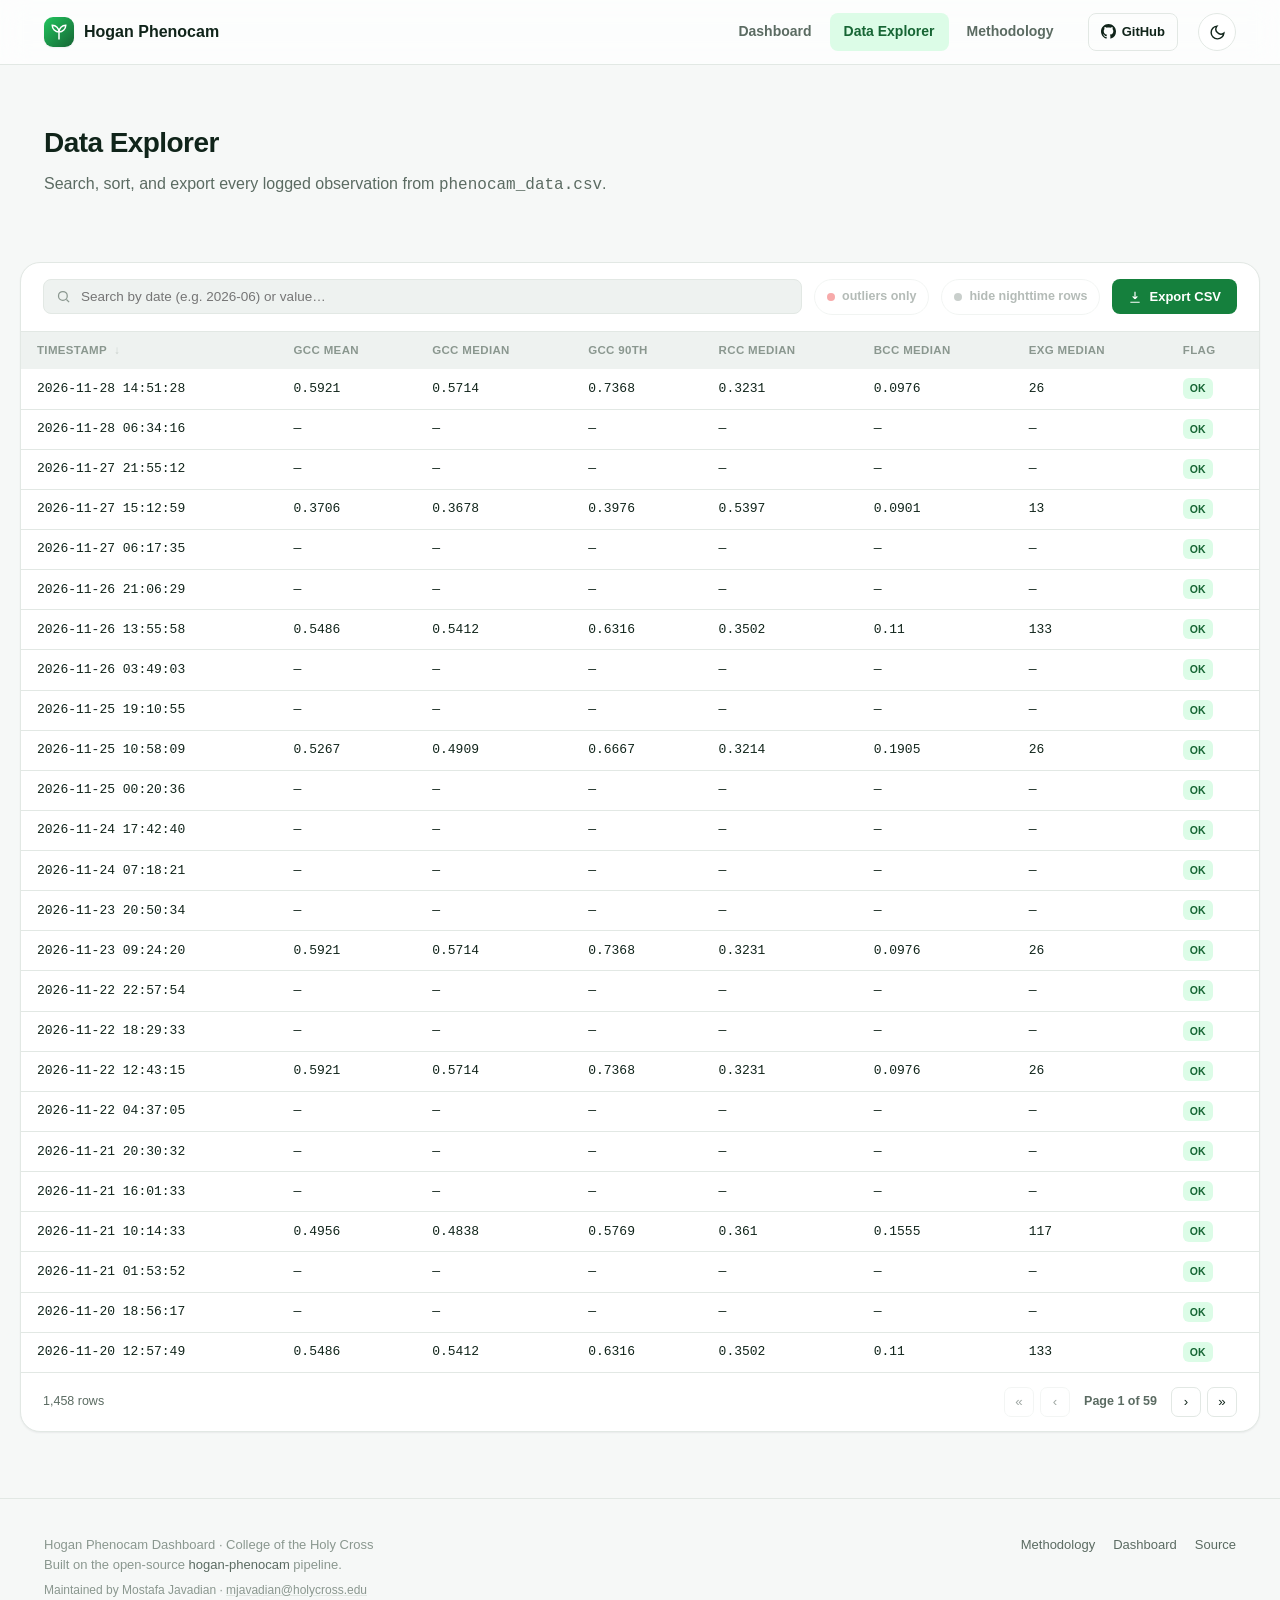
<file: explorer.html>
<!doctype html>
<html lang="en">
<head>
<meta charset="UTF-8" />
<meta name="viewport" content="width=device-width, initial-scale=1" />
<title>Hogan Phenocam · Data Explorer</title>
<meta name="description" content="Browse, search, and export the raw phenocam observation log." />
<link rel="icon" href="assets/img/favicon.svg" type="image/svg+xml" />
<link rel="manifest" href="manifest.json" />
<meta name="theme-color" content="#15803d" />
<meta property="og:type" content="website" />
<meta property="og:title" content="Hogan Phenocam · Data Explorer" />
<meta property="og:description" content="Browse, search, and export the raw phenocam observation log." />
<meta property="og:image" content="assets/img/og-image.svg" />
<meta name="twitter:card" content="summary_large_image" />
<meta name="twitter:title" content="Hogan Phenocam · Data Explorer" />
<meta name="twitter:description" content="Browse, search, and export the raw phenocam observation log." />
<meta name="twitter:image" content="assets/img/og-image.svg" />
<link rel="stylesheet" href="assets/css/styles.css" />
</head>
<body>

<nav class="nav">
  <div class="container nav-inner">
    <a href="index.html" class="brand">
      <span class="brand-mark">
        <svg viewBox="0 0 24 24" fill="none" stroke="white" stroke-width="2"><path d="M12 22V12M12 12c0-5 4-9 9-9 0 5-4 9-9 9Zm0 0C12 7 8 3 3 3c0 5 4 9 9 9Z"/></svg>
      </span>
      Hogan Phenocam
    </a>
    <div class="nav-links">
      <a href="index.html" class="nav-link">Dashboard</a>
      <a href="explorer.html" class="nav-link active" aria-current="page">Data Explorer</a>
      <a href="methodology.html" class="nav-link">Methodology</a>
    </div>
    <a class="gh-link" href="https://github.com/mostafajavadian/hogan-phenocam-website" target="_blank" rel="noopener">
      <svg width="15" height="15" viewBox="0 0 16 16" fill="currentColor"><path d="M8 0C3.58 0 0 3.58 0 8c0 3.54 2.29 6.53 5.47 7.59.4.07.55-.17.55-.38 0-.19-.01-.82-.01-1.49-2.01.37-2.53-.49-2.69-.94-.09-.23-.48-.94-.82-1.13-.28-.15-.68-.52-.01-.53.63-.01 1.08.58 1.23.82.72 1.21 1.87.87 2.33.66.07-.52.28-.87.51-1.07-1.78-.2-3.64-.89-3.64-3.95 0-.87.31-1.59.82-2.15-.08-.2-.36-1.02.08-2.12 0 0 .67-.21 2.2.82.64-.18 1.32-.27 2-.27.68 0 1.36.09 2 .27 1.53-1.04 2.2-.82 2.2-.82.44 1.1.16 1.92.08 2.12.51.56.82 1.27.82 2.15 0 3.07-1.87 3.75-3.65 3.95.29.25.54.73.54 1.48 0 1.07-.01 1.93-.01 2.2 0 .21.15.46.55.38A8.01 8.01 0 0 0 16 8c0-4.42-3.58-8-8-8Z"/></svg>
      <span>GitHub</span>
    </a>
    <button class="icon-btn" id="theme-toggle" aria-label="Toggle theme"></button>
    <button class="nav-toggle" id="nav-toggle" aria-label="Toggle menu" aria-expanded="false" aria-controls="mobile-menu">
      <svg viewBox="0 0 24 24" fill="none" stroke="currentColor" stroke-width="2"><path d="M4 6h16M4 12h16M4 18h16"/></svg>
    </button>
  </div>
  <div class="mobile-menu" id="mobile-menu">
    <a href="index.html" class="nav-link">Dashboard</a>
    <a href="explorer.html" class="nav-link active" aria-current="page">Data Explorer</a>
    <a href="methodology.html" class="nav-link">Methodology</a>
    <a class="gh-link" href="https://github.com/mostafajavadian/hogan-phenocam-website" target="_blank" rel="noopener">
      <svg width="15" height="15" viewBox="0 0 16 16" fill="currentColor"><path d="M8 0C3.58 0 0 3.58 0 8c0 3.54 2.29 6.53 5.47 7.59.4.07.55-.17.55-.38 0-.19-.01-.82-.01-1.49-2.01.37-2.53-.49-2.69-.94-.09-.23-.48-.94-.82-1.13-.28-.15-.68-.52-.01-.53.63-.01 1.08.58 1.23.82.72 1.21 1.87.87 2.33.66.07-.52.28-.87.51-1.07-1.78-.2-3.64-.89-3.64-3.95 0-.87.31-1.59.82-2.15-.08-.2-.36-1.02.08-2.12 0 0 .67-.21 2.2.82.64-.18 1.32-.27 2-.27.68 0 1.36.09 2 .27 1.53-1.04 2.2-.82 2.2-.82.44 1.1.16 1.92.08 2.12.51.56.82 1.27.82 2.15 0 3.07-1.87 3.75-3.65 3.95.29.25.54.73.54 1.48 0 1.07-.01 1.93-.01 2.2 0 .21.15.46.55.38A8.01 8.01 0 0 0 16 8c0-4.42-3.58-8-8-8Z"/></svg>
      <span>GitHub</span>
    </a>
  </div>
</nav>

<header class="hero" style="padding-bottom:0;">
  <div class="container">
    <h1 style="font-size:28px;">Data Explorer</h1>
    <p class="lead">Search, sort, and export every logged observation from <code>phenocam_data.csv</code>.</p>
  </div>
</header>

<main class="container section">
  <div class="card">
    <div class="table-toolbar">
      <div class="search-input">
        <svg viewBox="0 0 24 24" fill="none" stroke="currentColor" stroke-width="2"><circle cx="11" cy="11" r="7"/><path d="m21 21-4.3-4.3"/></svg>
        <input type="text" id="search-box" placeholder="Search by date (e.g. 2026-06) or value…" />
      </div>
      <label class="toggle-chip off" id="outliers-only-toggle"><input type="checkbox"><span class="dot" style="background:var(--red-500)"></span>outliers only</label>
      <label class="toggle-chip off" id="hide-empty-toggle"><input type="checkbox"><span class="dot"></span>hide nighttime rows</label>
      <button class="btn btn-primary" id="export-btn">
        <svg width="14" height="14" viewBox="0 0 24 24" fill="none" stroke="currentColor" stroke-width="2"><path d="M12 3v12m0 0-4-4m4 4 4-4M4 21h16"/></svg>
        Export CSV
      </button>
    </div>

    <div class="table-scroll">
      <table class="data-table">
        <thead>
          <tr>
            <th data-key="timestamp">Timestamp <span class="arrow">↓</span></th>
            <th data-key="gcc_mean">GCC mean</th>
            <th data-key="gcc_median">GCC median</th>
            <th data-key="gcc_90th">GCC 90th</th>
            <th data-key="rcc_median">RCC median</th>
            <th data-key="bcc_median">BCC median</th>
            <th data-key="exg_median">ExG median</th>
            <th data-key="is_outlier">Flag</th>
          </tr>
        </thead>
        <tbody id="table-body"></tbody>
      </table>
    </div>

    <div class="table-footer">
      <span id="row-count">— rows</span>
      <div class="pager">
        <button id="pg-first" title="First page">«</button>
        <button id="pg-prev" title="Previous page">‹</button>
        <span id="pg-label" style="padding:0 8px; font-weight:600;">Page 1</span>
        <button id="pg-next" title="Next page">›</button>
        <button id="pg-last" title="Last page">»</button>
      </div>
    </div>
  </div>
</main>

<footer class="footer">
  <div class="container footer-grid">
    <div>
      Hogan Phenocam Dashboard · College of the Holy Cross<br />
      Built on the open-source
      <a href="https://github.com/mostafajavadian/hogan-phenocam" target="_blank" rel="noopener">hogan-phenocam</a> pipeline.
      <div class="footer-credit">Maintained by Mostafa Javadian · <a href="mailto:mjavadian@holycross.edu">mjavadian@holycross.edu</a></div>
    </div>
    <div class="footer-links">
      <a href="methodology.html">Methodology</a>
      <a href="index.html">Dashboard</a>
      <a href="https://github.com/mostafajavadian/hogan-phenocam-website" target="_blank" rel="noopener">Source</a>
    </div>
  </div>
</footer>

<script type="module">
  import { initMobileNav } from "./assets/js/nav.js";
  initMobileNav();
</script>
<script type="module" src="assets/js/explorer.js"></script>
</body>
</html>
</file>
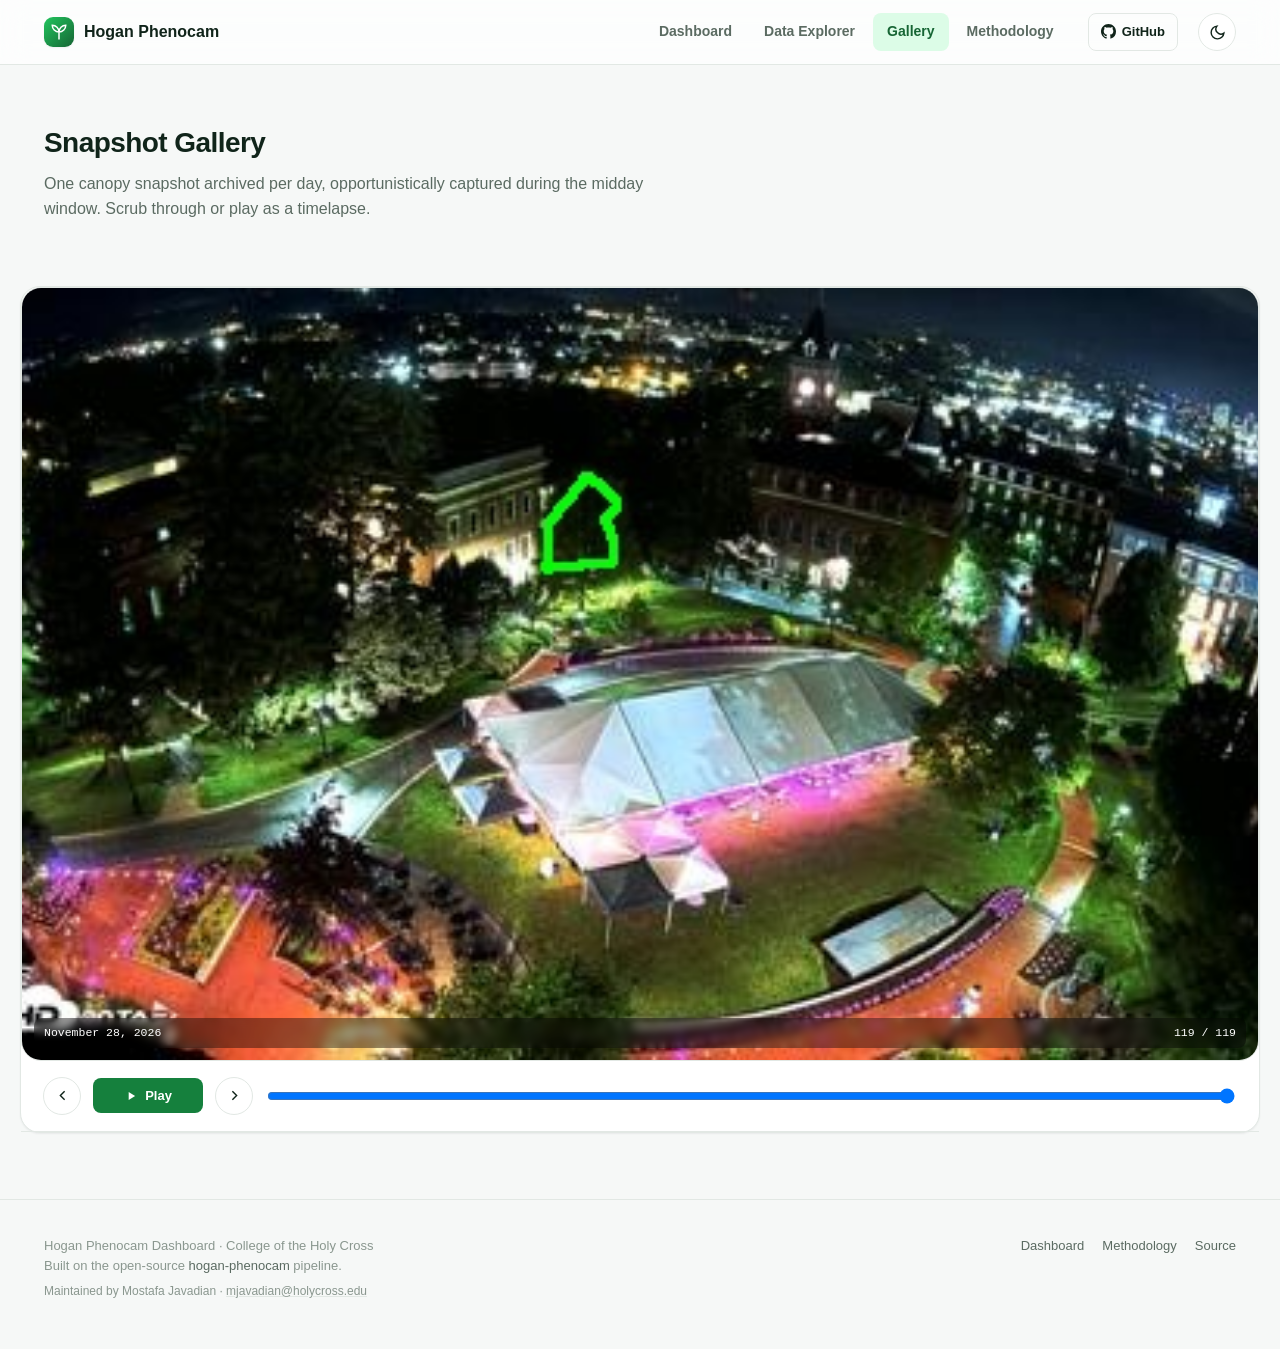
<file: gallery.html>
<!doctype html>
<html lang="en">
<head>
<meta charset="UTF-8" />
<meta name="viewport" content="width=device-width, initial-scale=1" />
<title>Hogan Phenocam · Gallery</title>
<meta name="description" content="Daily snapshot timelapse of the Hogan Courtyard canopy at the College of the Holy Cross." />
<link rel="icon" href="assets/img/favicon.svg" type="image/svg+xml" />
<link rel="manifest" href="manifest.json" />
<meta name="theme-color" content="#15803d" />
<meta property="og:type" content="website" />
<meta property="og:title" content="Hogan Phenocam · Gallery" />
<meta property="og:description" content="Daily snapshot timelapse of the Hogan Courtyard canopy at the College of the Holy Cross." />
<meta property="og:image" content="assets/img/og-image.svg" />
<meta name="twitter:card" content="summary_large_image" />
<meta name="twitter:title" content="Hogan Phenocam · Gallery" />
<meta name="twitter:description" content="Daily snapshot timelapse of the Hogan Courtyard canopy at the College of the Holy Cross." />
<meta name="twitter:image" content="assets/img/og-image.svg" />
<link rel="stylesheet" href="assets/css/styles.css" />
</head>
<body>

<nav class="nav">
  <div class="container nav-inner">
    <a href="index.html" class="brand">
      <span class="brand-mark">
        <svg viewBox="0 0 24 24" fill="none" stroke="white" stroke-width="2"><path d="M12 22V12M12 12c0-5 4-9 9-9 0 5-4 9-9 9Zm0 0C12 7 8 3 3 3c0 5 4 9 9 9Z"/></svg>
      </span>
      Hogan Phenocam
    </a>
    <div class="nav-links">
      <a href="index.html" class="nav-link">Dashboard</a>
      <a href="explorer.html" class="nav-link">Data Explorer</a>
      <a href="gallery.html" class="nav-link active" aria-current="page">Gallery</a>
      <a href="methodology.html" class="nav-link">Methodology</a>
    </div>
    <a class="gh-link" href="https://github.com/mostafajavadian/hogan-phenocam-website" target="_blank" rel="noopener">
      <svg width="15" height="15" viewBox="0 0 16 16" fill="currentColor"><path d="M8 0C3.58 0 0 3.58 0 8c0 3.54 2.29 6.53 5.47 7.59.4.07.55-.17.55-.38 0-.19-.01-.82-.01-1.49-2.01.37-2.53-.49-2.69-.94-.09-.23-.48-.94-.82-1.13-.28-.15-.68-.52-.01-.53.63-.01 1.08.58 1.23.82.72 1.21 1.87.87 2.33.66.07-.52.28-.87.51-1.07-1.78-.2-3.64-.89-3.64-3.95 0-.87.31-1.59.82-2.15-.08-.2-.36-1.02.08-2.12 0 0 .67-.21 2.2.82.64-.18 1.32-.27 2-.27.68 0 1.36.09 2 .27 1.53-1.04 2.2-.82 2.2-.82.44 1.1.16 1.92.08 2.12.51.56.82 1.27.82 2.15 0 3.07-1.87 3.75-3.65 3.95.29.25.54.73.54 1.48 0 1.07-.01 1.93-.01 2.2 0 .21.15.46.55.38A8.01 8.01 0 0 0 16 8c0-4.42-3.58-8-8-8Z"/></svg>
      <span>GitHub</span>
    </a>
    <button class="icon-btn" id="theme-toggle" aria-label="Toggle theme"></button>
    <button class="nav-toggle" id="nav-toggle" aria-label="Toggle menu" aria-expanded="false" aria-controls="mobile-menu">
      <svg viewBox="0 0 24 24" fill="none" stroke="currentColor" stroke-width="2"><path d="M4 6h16M4 12h16M4 18h16"/></svg>
    </button>
  </div>
  <div class="mobile-menu" id="mobile-menu">
    <a href="index.html" class="nav-link">Dashboard</a>
    <a href="explorer.html" class="nav-link">Data Explorer</a>
    <a href="gallery.html" class="nav-link active" aria-current="page">Gallery</a>
    <a href="methodology.html" class="nav-link">Methodology</a>
    <a class="gh-link" href="https://github.com/mostafajavadian/hogan-phenocam-website" target="_blank" rel="noopener">
      <svg width="15" height="15" viewBox="0 0 16 16" fill="currentColor"><path d="M8 0C3.58 0 0 3.58 0 8c0 3.54 2.29 6.53 5.47 7.59.4.07.55-.17.55-.38 0-.19-.01-.82-.01-1.49-2.01.37-2.53-.49-2.69-.94-.09-.23-.48-.94-.82-1.13-.28-.15-.68-.52-.01-.53.63-.01 1.08.58 1.23.82.72 1.21 1.87.87 2.33.66.07-.52.28-.87.51-1.07-1.78-.2-3.64-.89-3.64-3.95 0-.87.31-1.59.82-2.15-.08-.2-.36-1.02.08-2.12 0 0 .67-.21 2.2.82.64-.18 1.32-.27 2-.27.68 0 1.36.09 2 .27 1.53-1.04 2.2-.82 2.2-.82.44 1.1.16 1.92.08 2.12.51.56.82 1.27.82 2.15 0 3.07-1.87 3.75-3.65 3.95.29.25.54.73.54 1.48 0 1.07-.01 1.93-.01 2.2 0 .21.15.46.55.38A8.01 8.01 0 0 0 16 8c0-4.42-3.58-8-8-8Z"/></svg>
      <span>GitHub</span>
    </a>
  </div>
</nav>

<header class="hero" style="padding-bottom:0;">
  <div class="container">
    <h1 style="font-size:28px;">Snapshot Gallery</h1>
    <p class="lead">One canopy snapshot archived per day, opportunistically captured during the midday window. Scrub through or play as a timelapse.</p>
  </div>
</header>

<main class="container section">

  <div class="card" id="gallery-card">
    <div class="snapshot-frame" style="aspect-ratio:16/10;">
      <img id="gallery-img" alt="Daily canopy snapshot" />
      <div class="snapshot-timestamp">
        <span id="gallery-date-label">—</span>
        <span id="gallery-counter">— / —</span>
      </div>
    </div>
    <div class="table-toolbar" style="justify-content:center;">
      <button class="icon-btn" id="gallery-prev-btn" aria-label="Previous day">
        <svg viewBox="0 0 24 24" fill="none" stroke="currentColor" stroke-width="2"><path d="M15 18l-6-6 6-6"/></svg>
      </button>
      <button class="btn btn-primary" id="gallery-play-btn" style="min-width:110px; justify-content:center;">
        <svg width="14" height="14" viewBox="0 0 24 24" fill="currentColor" id="gallery-play-icon"><path d="M8 5v14l11-7z"/></svg>
        <span id="gallery-play-label">Play</span>
      </button>
      <button class="icon-btn" id="gallery-next-btn" aria-label="Next day">
        <svg viewBox="0 0 24 24" fill="none" stroke="currentColor" stroke-width="2"><path d="M9 18l6-6-6-6"/></svg>
      </button>
      <input type="range" id="gallery-slider" min="0" max="0" value="0" style="flex:1; min-width:160px;" />
    </div>
  </div>

  <div class="empty-state" id="gallery-empty" style="display:none;">
    No snapshots archived yet — the pipeline saves one canopy image per day during the midday window
    (9am–4pm ET). Check back after the next successful capture.
  </div>

</main>

<footer class="footer">
  <div class="container footer-grid">
    <div>
      Hogan Phenocam Dashboard · College of the Holy Cross<br />
      Built on the open-source
      <a href="https://github.com/mostafajavadian/hogan-phenocam" target="_blank" rel="noopener">hogan-phenocam</a> pipeline.
      <div class="footer-credit">Maintained by Mostafa Javadian · <a href="mailto:mjavadian@holycross.edu">mjavadian@holycross.edu</a></div>
    </div>
    <div class="footer-links">
      <a href="index.html">Dashboard</a>
      <a href="methodology.html">Methodology</a>
      <a href="https://github.com/mostafajavadian/hogan-phenocam-website" target="_blank" rel="noopener">Source</a>
    </div>
  </div>
</footer>

<script type="module" src="assets/js/gallery.js"></script>
</body>
</html>
</file>
<file: assets/css/styles.css>
/* ==========================================================================
   Hogan Phenocam Dashboard — Design System
   ========================================================================== */

:root {
  color-scheme: light dark;

  --green-50:  #f0fdf4;
  --green-100: #dcfce7;
  --green-200: #bbf7d0;
  --green-300: #86efac;
  --green-400: #4ade80;
  --green-500: #22c55e;
  --green-600: #16a34a;
  --green-700: #15803d;
  --green-800: #166534;
  --green-900: #14532d;

  --amber-500: #f59e0b;
  --red-500: #ef4444;
  --blue-500: #3b82f6;
  --sky-500: #0ea5e9;

  --radius-sm: 8px;
  --radius-md: 14px;
  --radius-lg: 20px;
  --shadow-sm: 0 1px 2px rgba(15, 23, 42, .06);
  --shadow-md: 0 4px 16px rgba(15, 23, 42, .08);
  --shadow-lg: 0 12px 40px rgba(15, 23, 42, .12);
  --transition: 180ms cubic-bezier(.4,0,.2,1);
  --font-sans: -apple-system, BlinkMacSystemFont, "Segoe UI", Inter, Roboto, Helvetica, Arial, sans-serif;
  --font-mono: "SF Mono", "Cascadia Code", Consolas, "Courier New", monospace;
}

:root,
:root[data-theme="light"] {
  --bg: #f6f8f7;
  --bg-elevated: #ffffff;
  --bg-subtle: #eef2f0;
  --border: #e2e8e4;
  --text: #10241a;
  --text-muted: #5b6b62;
  --text-faint: #8a978f;
  --accent: var(--green-700);
  --accent-strong: var(--green-800);
  --accent-soft: var(--green-100);
  --chart-grid: #e6ece8;
  --nav-blur: rgba(255, 255, 255, .72);
  --scrollbar: #cfd8d2;
}

:root[data-theme="dark"] {
  --bg: #0b1210;
  --bg-elevated: #121b17;
  --bg-subtle: #16211c;
  --border: #223129;
  --text: #eaf3ec;
  --text-muted: #9db3a5;
  --text-faint: #6d8477;
  --accent: var(--green-400);
  --accent-strong: var(--green-300);
  --accent-soft: rgba(74, 222, 128, .14);
  --chart-grid: #1c2924;
  --nav-blur: rgba(11, 18, 16, .72);
  --scrollbar: #24352c;
}

@media (prefers-color-scheme: dark) {
  :root:not([data-theme="light"]) {
    --bg: #0b1210;
    --bg-elevated: #121b17;
    --bg-subtle: #16211c;
    --border: #223129;
    --text: #eaf3ec;
    --text-muted: #9db3a5;
    --text-faint: #6d8477;
    --accent: var(--green-400);
    --accent-strong: var(--green-300);
    --accent-soft: rgba(74, 222, 128, .14);
    --chart-grid: #1c2924;
    --nav-blur: rgba(11, 18, 16, .72);
    --scrollbar: #24352c;
  }
}

* { box-sizing: border-box; }
html { scroll-behavior: smooth; }

body {
  margin: 0;
  background: var(--bg);
  color: var(--text);
  font-family: var(--font-sans);
  font-size: 15px;
  line-height: 1.55;
  -webkit-font-smoothing: antialiased;
  transition: background var(--transition), color var(--transition);
}

::-webkit-scrollbar { width: 10px; height: 10px; }
::-webkit-scrollbar-track { background: transparent; }
::-webkit-scrollbar-thumb { background: var(--scrollbar); border-radius: 999px; }

a { color: var(--accent); text-decoration: none; }
a:hover { text-decoration: underline; }

img { max-width: 100%; display: block; }

.container {
  max-width: 1240px;
  margin: 0 auto;
  padding: 0 24px;
}

/* ---------- Navigation ---------- */
.nav {
  position: sticky;
  top: 0;
  z-index: 50;
  backdrop-filter: blur(14px) saturate(160%);
  background: var(--nav-blur);
  border-bottom: 1px solid var(--border);
}

.nav-inner {
  display: flex;
  align-items: center;
  gap: 20px;
  height: 64px;
}

.brand {
  display: flex;
  align-items: center;
  gap: 10px;
  font-weight: 700;
  font-size: 16px;
  color: var(--text);
  margin-right: auto;
  white-space: nowrap;
}

.brand-mark {
  width: 30px; height: 30px;
  border-radius: 9px;
  background: linear-gradient(135deg, var(--green-500), var(--green-800));
  display: grid;
  place-items: center;
  flex-shrink: 0;
  box-shadow: var(--shadow-sm);
}
.brand-mark svg { width: 18px; height: 18px; }

.nav-links {
  display: flex;
  gap: 4px;
  align-items: center;
}

.nav-link {
  padding: 8px 14px;
  border-radius: var(--radius-sm);
  color: var(--text-muted);
  font-size: 14px;
  font-weight: 600;
  transition: background var(--transition), color var(--transition);
}
.nav-link:hover { background: var(--bg-subtle); color: var(--text); text-decoration: none; }
.nav-link.active { background: var(--accent-soft); color: var(--accent-strong); }

.icon-btn {
  width: 38px; height: 38px;
  border-radius: 999px;
  border: 1px solid var(--border);
  background: var(--bg-elevated);
  color: var(--text);
  display: grid;
  place-items: center;
  cursor: pointer;
  transition: transform var(--transition), background var(--transition);
}
.icon-btn:hover { background: var(--bg-subtle); transform: translateY(-1px); }
.icon-btn svg { width: 17px; height: 17px; }

.gh-link {
  display: inline-flex;
  align-items: center;
  gap: 6px;
  padding: 8px 12px;
  border-radius: var(--radius-sm);
  border: 1px solid var(--border);
  font-size: 13px;
  font-weight: 600;
  color: var(--text);
}
.gh-link:hover { background: var(--bg-subtle); text-decoration: none; }

.nav-toggle {
  display: none;
}

/* ---------- Hero ---------- */
.hero {
  padding: 40px 0 8px;
}

.status-pill {
  display: inline-flex;
  align-items: center;
  gap: 8px;
  padding: 6px 12px;
  border-radius: 999px;
  background: var(--accent-soft);
  color: var(--accent-strong);
  font-size: 12.5px;
  font-weight: 700;
  letter-spacing: .02em;
  text-transform: uppercase;
}

.status-dot {
  width: 7px; height: 7px;
  border-radius: 50%;
  background: var(--green-500);
  box-shadow: 0 0 0 3px var(--accent-soft);
  animation: pulse 2.2s infinite;
}
@keyframes pulse {
  0%, 100% { opacity: 1; }
  50% { opacity: .35; }
}

.hero h1 {
  font-size: clamp(28px, 4vw, 40px);
  margin: 16px 0 8px;
  letter-spacing: -0.02em;
}

.hero p.lead {
  color: var(--text-muted);
  max-width: 640px;
  font-size: 16px;
  margin: 0 0 28px;
}

/* ---------- Grid / Layout ---------- */
.grid {
  display: grid;
  gap: 20px;
}

.hero-grid {
  grid-template-columns: 1.1fr 1.6fr;
  align-items: stretch;
}

@media (max-width: 900px) {
  .hero-grid { grid-template-columns: 1fr; }
}

/* ---------- Cards ---------- */
.card {
  background: var(--bg-elevated);
  border: 1px solid var(--border);
  border-radius: var(--radius-lg);
  box-shadow: var(--shadow-sm);
  transition: box-shadow var(--transition), border-color var(--transition);
}

.card-pad { padding: 22px; }

.card-header {
  display: flex;
  align-items: center;
  justify-content: space-between;
  gap: 12px;
  flex-wrap: wrap;
  padding: 18px 22px;
  border-bottom: 1px solid var(--border);
}

.card-title {
  font-size: 15px;
  font-weight: 700;
  display: flex;
  align-items: center;
  gap: 8px;
}

.card-subtitle {
  color: var(--text-faint);
  font-size: 12.5px;
  margin-top: 2px;
}

/* ---------- Snapshot / image card ---------- */
.snapshot-frame {
  position: relative;
  border-radius: var(--radius-lg);
  overflow: hidden;
  aspect-ratio: 4 / 3;
  background: linear-gradient(160deg, #0f2417, #0a1610);
  border: 1px solid var(--border);
}

.snapshot-frame img {
  width: 100%; height: 100%;
  object-fit: cover;
}

.snapshot-badge {
  position: absolute;
  top: 12px; left: 12px;
  display: flex;
  align-items: center;
  gap: 6px;
  padding: 5px 10px;
  border-radius: 999px;
  background: rgba(0,0,0,.55);
  color: #fff;
  font-size: 11.5px;
  font-weight: 700;
  backdrop-filter: blur(4px);
}

.snapshot-timestamp {
  position: absolute;
  bottom: 12px; left: 12px; right: 12px;
  display: flex;
  justify-content: space-between;
  color: #fff;
  font-size: 11.5px;
  font-family: var(--font-mono);
  background: rgba(0,0,0,.4);
  padding: 6px 10px;
  border-radius: var(--radius-sm);
  backdrop-filter: blur(4px);
}

/* ---------- KPI cards ---------- */
.kpi-grid {
  display: grid;
  grid-template-columns: repeat(4, 1fr);
  gap: 14px;
}
@media (max-width: 900px) {
  .kpi-grid { grid-template-columns: repeat(2, 1fr); }
}
@media (max-width: 520px) {
  .kpi-grid { grid-template-columns: 1fr; }
}

.kpi {
  padding: 18px;
  display: flex;
  flex-direction: column;
  gap: 6px;
}

.kpi-label {
  font-size: 12px;
  font-weight: 700;
  text-transform: uppercase;
  letter-spacing: .04em;
  color: var(--text-faint);
  display: flex;
  align-items: center;
  gap: 6px;
}

.kpi-value {
  font-size: 26px;
  font-weight: 800;
  letter-spacing: -0.01em;
  font-family: var(--font-mono);
}

.kpi-delta {
  font-size: 12.5px;
  font-weight: 700;
  display: inline-flex;
  align-items: center;
  gap: 4px;
}
.kpi-delta.up { color: var(--green-600); }
.kpi-delta.down { color: var(--red-500); }
.kpi-delta.flat { color: var(--text-faint); }

/* ---------- Section headings ---------- */
.section {
  padding: 36px 0;
}
.section-head {
  display: flex;
  align-items: baseline;
  justify-content: space-between;
  gap: 16px;
  margin-bottom: 18px;
  flex-wrap: wrap;
}
.section-head h2 {
  font-size: 21px;
  margin: 0;
  letter-spacing: -0.01em;
}
.section-head p {
  margin: 4px 0 0;
  color: var(--text-muted);
  font-size: 13.5px;
}

/* ---------- Controls ---------- */
.controls-row {
  display: flex;
  align-items: center;
  gap: 10px;
  flex-wrap: wrap;
}

.seg {
  display: inline-flex;
  background: var(--bg-subtle);
  border: 1px solid var(--border);
  border-radius: var(--radius-sm);
  padding: 3px;
  gap: 2px;
}

.seg button {
  border: none;
  background: transparent;
  color: var(--text-muted);
  font-size: 12.5px;
  font-weight: 700;
  padding: 6px 12px;
  border-radius: 7px;
  cursor: pointer;
  transition: background var(--transition), color var(--transition);
}
.seg button.active {
  background: var(--bg-elevated);
  color: var(--accent-strong);
  box-shadow: var(--shadow-sm);
}
.seg button:hover:not(.active) { color: var(--text); }

.toggle-chip {
  display: inline-flex;
  align-items: center;
  gap: 7px;
  padding: 7px 12px;
  border-radius: 999px;
  border: 1px solid var(--border);
  background: var(--bg-elevated);
  font-size: 12.5px;
  font-weight: 600;
  color: var(--text-muted);
  cursor: pointer;
  user-select: none;
  transition: all var(--transition);
}
.toggle-chip input { display: none; }
.toggle-chip .dot {
  width: 8px; height: 8px;
  border-radius: 999px;
  background: var(--text-faint);
  transition: background var(--transition);
}
.toggle-chip.metric-gcc .dot { background: var(--green-500); }
.toggle-chip.metric-rcc .dot { background: var(--red-500); }
.toggle-chip.metric-bcc .dot { background: var(--blue-500); }
.toggle-chip.metric-exg .dot { background: var(--amber-500); }
.toggle-chip.off { opacity: .45; }
.toggle-chip:hover { border-color: var(--accent); }

.btn {
  display: inline-flex;
  align-items: center;
  gap: 7px;
  padding: 9px 15px;
  border-radius: var(--radius-sm);
  font-size: 13px;
  font-weight: 700;
  cursor: pointer;
  border: 1px solid transparent;
  transition: all var(--transition);
}
.btn-primary {
  background: var(--accent);
  color: #fff;
}
.btn-primary:hover { background: var(--accent-strong); }
.btn-ghost {
  background: var(--bg-elevated);
  border-color: var(--border);
  color: var(--text);
}
.btn-ghost:hover { background: var(--bg-subtle); }

/* ---------- Chart area ---------- */
.chart-wrap {
  position: relative;
  height: 380px;
  padding: 16px 8px 4px;
}
.chart-wrap.short { height: 260px; }

.chart-legend-note {
  display: flex;
  align-items: center;
  gap: 16px;
  flex-wrap: wrap;
  padding: 0 22px 16px;
  font-size: 12px;
  color: var(--text-faint);
}
.legend-swatch {
  display: inline-flex; align-items: center; gap: 6px;
}
.legend-swatch .sw { width: 10px; height: 10px; border-radius: 3px; }

/* ---------- Stat summary strip ---------- */
.stat-strip {
  display: grid;
  grid-template-columns: repeat(5, 1fr);
  gap: 1px;
  background: var(--border);
  border-radius: var(--radius-md);
  overflow: hidden;
  border: 1px solid var(--border);
}
@media (max-width: 800px) {
  .stat-strip { grid-template-columns: repeat(2, 1fr); }
}
.stat-cell {
  background: var(--bg-elevated);
  padding: 14px 16px;
}
.stat-cell .label { font-size: 11px; text-transform: uppercase; letter-spacing: .04em; color: var(--text-faint); font-weight: 700; }
.stat-cell .value { font-family: var(--font-mono); font-size: 17px; font-weight: 700; margin-top: 3px; }

/* ---------- Two-col layout for dashboard bottom ---------- */
.split-2 {
  display: grid;
  grid-template-columns: 1.4fr 1fr;
  gap: 20px;
}
@media (max-width: 980px) {
  .split-2 { grid-template-columns: 1fr; }
}

/* ---------- Table (Data Explorer) ---------- */
.table-toolbar {
  display: flex;
  align-items: center;
  gap: 12px;
  flex-wrap: wrap;
  padding: 16px 22px;
  border-bottom: 1px solid var(--border);
}

.search-input {
  flex: 1;
  min-width: 180px;
  display: flex;
  align-items: center;
  gap: 8px;
  background: var(--bg-subtle);
  border: 1px solid var(--border);
  border-radius: var(--radius-sm);
  padding: 8px 12px;
}
.search-input svg { width: 15px; height: 15px; color: var(--text-faint); flex-shrink: 0; }
.search-input input {
  border: none;
  background: transparent;
  outline: none;
  color: var(--text);
  font-size: 13.5px;
  width: 100%;
}

.table-scroll {
  overflow-x: auto;
}

table.data-table {
  width: 100%;
  border-collapse: collapse;
  font-size: 13px;
  font-family: var(--font-mono);
  min-width: 760px;
}
table.data-table th {
  text-align: left;
  padding: 10px 16px;
  background: var(--bg-subtle);
  color: var(--text-faint);
  font-family: var(--font-sans);
  font-size: 11.5px;
  text-transform: uppercase;
  letter-spacing: .03em;
  font-weight: 700;
  position: sticky;
  top: 0;
  cursor: pointer;
  white-space: nowrap;
  user-select: none;
}
table.data-table th:hover { color: var(--text); }
table.data-table th .arrow { opacity: .4; margin-left: 4px; }
table.data-table td {
  padding: 9px 16px;
  border-bottom: 1px solid var(--border);
  white-space: nowrap;
}
table.data-table tbody tr:hover { background: var(--bg-subtle); }
table.data-table td.empty-cell { color: var(--text-faint); }

.outlier-tag {
  display: inline-block;
  padding: 2px 7px;
  border-radius: 6px;
  background: rgba(239,68,68,.12);
  color: var(--red-500);
  font-size: 10.5px;
  font-weight: 700;
  font-family: var(--font-sans);
}
.ok-tag {
  display: inline-block;
  padding: 2px 7px;
  border-radius: 6px;
  background: var(--accent-soft);
  color: var(--accent-strong);
  font-size: 10.5px;
  font-weight: 700;
  font-family: var(--font-sans);
}

.table-footer {
  display: flex;
  align-items: center;
  justify-content: space-between;
  padding: 14px 22px;
  gap: 12px;
  flex-wrap: wrap;
  font-size: 12.5px;
  color: var(--text-muted);
}

.pager {
  display: flex;
  align-items: center;
  gap: 6px;
}
.pager button {
  width: 30px; height: 30px;
  border-radius: 7px;
  border: 1px solid var(--border);
  background: var(--bg-elevated);
  color: var(--text);
  cursor: pointer;
}
.pager button:disabled { opacity: .4; cursor: not-allowed; }
.pager button:hover:not(:disabled) { background: var(--bg-subtle); }

/* ---------- Methodology page ---------- */
.formula-card {
  background: var(--bg-subtle);
  border: 1px solid var(--border);
  border-radius: var(--radius-md);
  padding: 18px 20px;
  font-family: var(--font-mono);
  font-size: 15px;
  margin: 10px 0 16px;
  overflow-x: auto;
}
.formula-card .name { color: var(--accent-strong); font-weight: 700; margin-right: 10px; }

.tech-grid {
  display: grid;
  grid-template-columns: repeat(auto-fit, minmax(200px, 1fr));
  gap: 14px;
}
.tech-card {
  padding: 18px;
}
.tech-card .icon {
  width: 34px; height: 34px;
  border-radius: 9px;
  background: var(--accent-soft);
  color: var(--accent-strong);
  display: grid;
  place-items: center;
  margin-bottom: 10px;
}
.tech-card h4 { margin: 0 0 4px; font-size: 14.5px; }
.tech-card p { margin: 0; font-size: 12.5px; color: var(--text-muted); }

.pipeline-diagram {
  width: 100%;
  height: auto;
}

.step-list {
  list-style: none;
  margin: 0; padding: 0;
  display: grid;
  gap: 10px;
}
.step-list li {
  display: flex;
  gap: 12px;
  align-items: flex-start;
  padding: 14px 16px;
  background: var(--bg-elevated);
  border: 1px solid var(--border);
  border-radius: var(--radius-md);
}
.step-num {
  flex-shrink: 0;
  width: 26px; height: 26px;
  border-radius: 999px;
  background: var(--accent-soft);
  color: var(--accent-strong);
  font-size: 12px;
  font-weight: 800;
  display: grid;
  place-items: center;
}
.step-list h4 { margin: 0 0 2px; font-size: 13.5px; }
.step-list p { margin: 0; font-size: 12.5px; color: var(--text-muted); }

/* ---------- Footer ---------- */
.footer {
  border-top: 1px solid var(--border);
  padding: 36px 0 48px;
  margin-top: 30px;
  color: var(--text-faint);
  font-size: 13px;
}
.footer-grid {
  display: flex;
  justify-content: space-between;
  gap: 24px;
  flex-wrap: wrap;
}
.footer a { color: var(--text-muted); }
.footer-links { display: flex; gap: 18px; flex-wrap: wrap; }

/* ---------- Misc ---------- */
.badge {
  display: inline-flex;
  align-items: center;
  gap: 5px;
  padding: 3px 9px;
  border-radius: 999px;
  font-size: 11px;
  font-weight: 700;
  background: var(--bg-subtle);
  color: var(--text-muted);
}

.skeleton {
  background: linear-gradient(90deg, var(--bg-subtle) 25%, var(--border) 37%, var(--bg-subtle) 63%);
  background-size: 400% 100%;
  animation: shimmer 1.4s ease infinite;
  border-radius: var(--radius-sm);
}
@keyframes shimmer {
  0% { background-position: 100% 50%; }
  100% { background-position: 0 50%; }
}

.empty-state {
  text-align: center;
  padding: 60px 20px;
  color: var(--text-faint);
}

.fade-in { animation: fadeIn .4s ease both; }
@keyframes fadeIn {
  from { opacity: 0; transform: translateY(6px); }
  to { opacity: 1; transform: translateY(0); }
}

.visually-hidden {
  position: absolute;
  width: 1px; height: 1px;
  overflow: hidden;
  clip: rect(0 0 0 0);
}

/* ---------- Focus ---------- */
a:focus-visible,
button:focus-visible,
input:focus-visible,
th:focus-visible,
label:focus-visible {
  outline: 2px solid var(--accent);
  outline-offset: 2px;
  border-radius: 4px;
}

/* ---------- Freshness badge ---------- */
.freshness {
  display: inline-flex;
  align-items: center;
  gap: 6px;
  padding: 5px 11px;
  border-radius: 999px;
  font-size: 11.5px;
  font-weight: 700;
}
.freshness .dot { width: 7px; height: 7px; border-radius: 999px; }
.freshness.fresh { background: var(--accent-soft); color: var(--accent-strong); }
.freshness.fresh .dot { background: var(--green-500); }
.freshness.stale { background: rgba(245, 158, 11, .14); color: var(--amber-500); }
.freshness.stale .dot { background: var(--amber-500); }
.freshness.very-stale { background: rgba(239, 68, 68, .12); color: var(--red-500); }
.freshness.very-stale .dot { background: var(--red-500); }

/* ---------- Footer credit ---------- */
.footer-credit {
  margin-top: 6px;
  font-size: 12px;
  color: var(--text-faint);
}
.footer-credit a { color: var(--text-faint); text-decoration: underline; text-decoration-color: var(--border); }
.footer-credit a:hover { color: var(--text-muted); }

/* ---------- Mobile nav ---------- */
.nav-toggle {
  display: none;
  width: 38px; height: 38px;
  border-radius: var(--radius-sm);
  border: 1px solid var(--border);
  background: var(--bg-elevated);
  color: var(--text);
  align-items: center;
  justify-content: center;
  cursor: pointer;
}
.nav-toggle svg { width: 18px; height: 18px; }

.mobile-menu {
  display: none;
  flex-direction: column;
  gap: 2px;
  padding: 10px 24px 16px;
  border-bottom: 1px solid var(--border);
  background: var(--bg-elevated);
}
.mobile-menu.open { display: flex; }
.mobile-menu .nav-link {
  padding: 10px 12px;
  border-radius: var(--radius-sm);
}
.mobile-menu .gh-link {
  margin-top: 6px;
  justify-content: center;
}

@media (max-width: 700px) {
  .nav-links { display: none; }
  .gh-link { display: none; }
  .nav-toggle { display: flex; }
}
</file>
